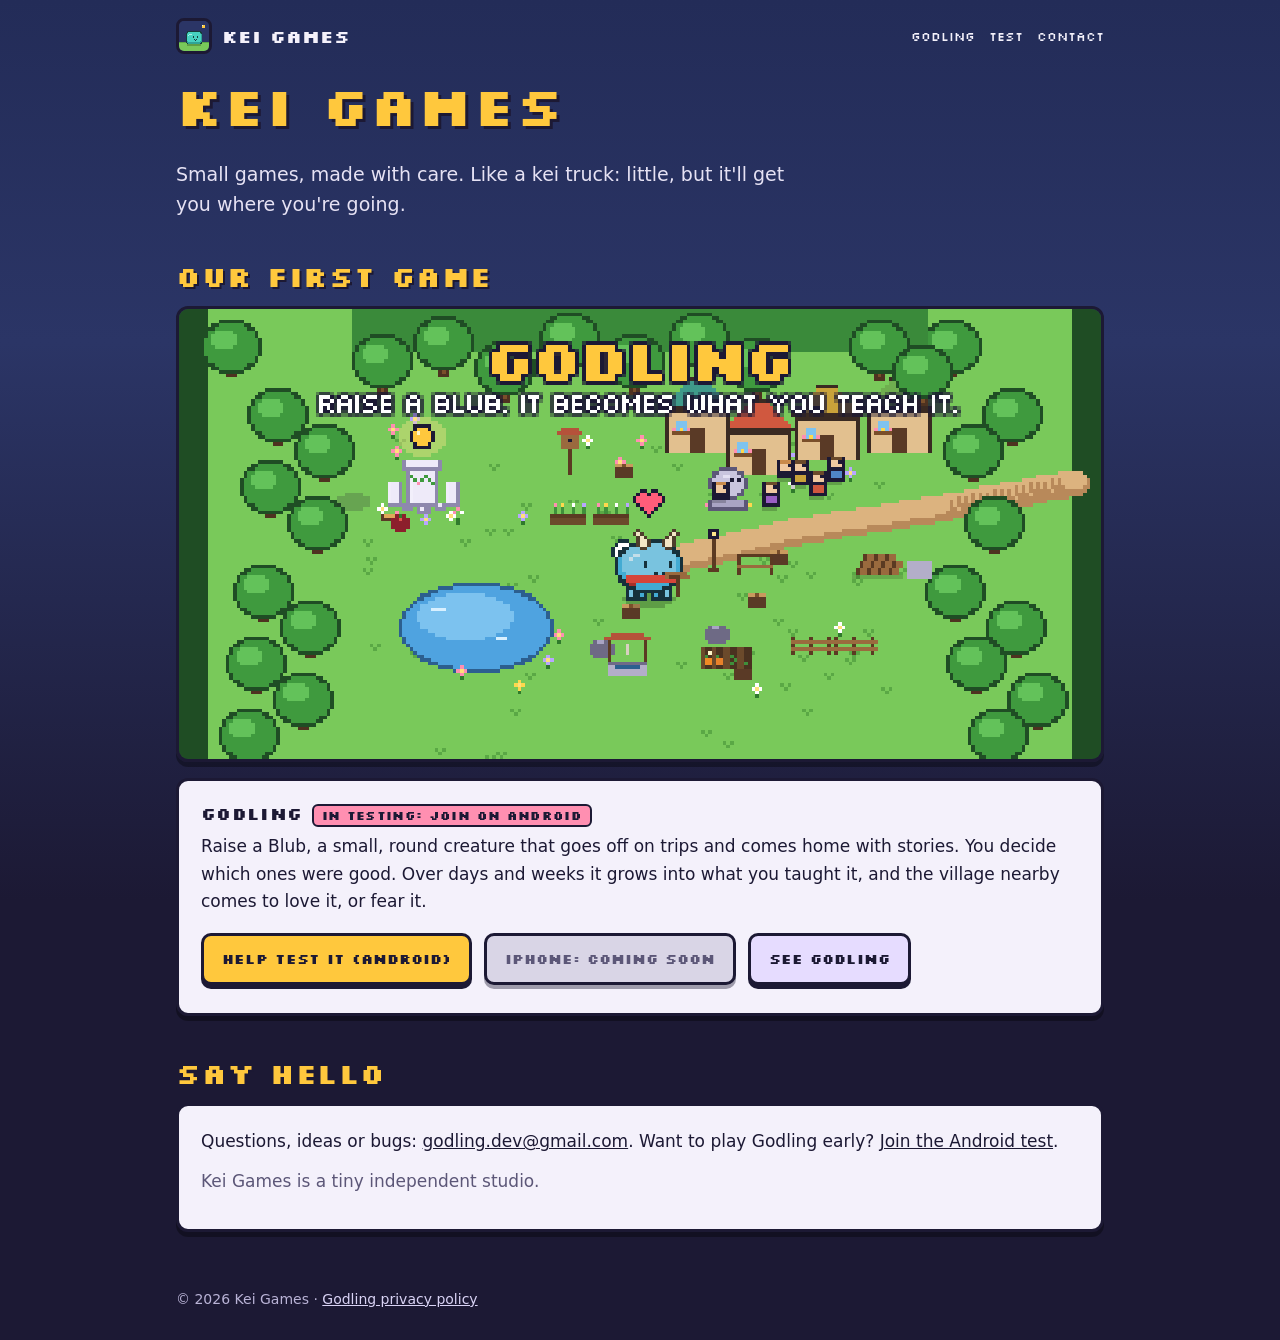
<file: index.html>
<!doctype html>
<html lang="en">
<head>
	<meta charset="utf-8">
	<meta name="viewport" content="width=device-width, initial-scale=1">
	<title>Kei Games</title>
	<meta name="description" content="Kei Games makes small, cozy games. Our first is Godling: raise a Blub, and it becomes what you teach it.">
	<link rel="icon" href="assets/img/favicon.png">
	<link rel="stylesheet" href="assets/site.css">
	<meta property="og:title" content="Kei Games">
	<meta property="og:description" content="Small, cozy games. Our first is Godling.">
	<meta property="og:image" content="https://keigames.github.io/assets/img/godling/feature_graphic.png">
</head>
<body>
	<div class="wrap">
		<header class="top">
			<a class="brand" href="./"><img class="pixel" src="assets/img/godling/app_icon.png" alt=""><span>KEI GAMES</span></a>
			<nav><a href="godling/">Godling</a><a href="godling/test/">Test</a><a href="#contact">Contact</a></nav>
		</header>

		<main>
			<section>
				<h1>Kei Games</h1>
				<p class="lead">Small games, made with care. Like a kei truck: little, but it'll get you where you're going.</p>
			</section>

			<section>
				<h2>Our first game</h2>
				<a href="godling/"><img class="hero-img pixel" src="assets/img/godling/feature_graphic.png" alt="Godling: a little Blub in a pixel-art meadow, with a village, a pond and a shrine." width="1024" height="500"></a>
				<div class="card" style="margin-top:16px">
					<h3>Godling <a href="godling/test/" class="badge" style="text-decoration:none">In testing: join on Android</a></h3>
					<p>Raise a Blub, a small, round creature that goes off on trips and comes home with stories. You decide which ones were good. Over days and weeks it grows into what you taught it, and the village nearby comes to love it, or fear it.</p>
					<div class="buttons">
						<a class="btn" href="godling/test/">Help test it (Android)</a>
						<span class="btn off">iPhone: coming soon</span>
						<a class="btn quiet" href="godling/">See Godling</a>
					</div>
				</div>
			</section>

			<section id="contact">
				<h2>Say hello</h2>
				<div class="card">
					<p>Questions, ideas or bugs: <a href="mailto:godling.dev@gmail.com" style="color:var(--ink)">godling.dev@gmail.com</a>. Want to play Godling early? <a href="godling/test/" style="color:var(--ink)">Join the Android test</a>.</p>
					<p class="muted">Kei Games is a tiny independent studio.</p>
				</div>
			</section>
		</main>

		<footer>
			&copy; 2026 Kei Games &middot; <a href="godling/privacy/">Godling privacy policy</a>
		</footer>
	</div>
</body>
</html>
</file>
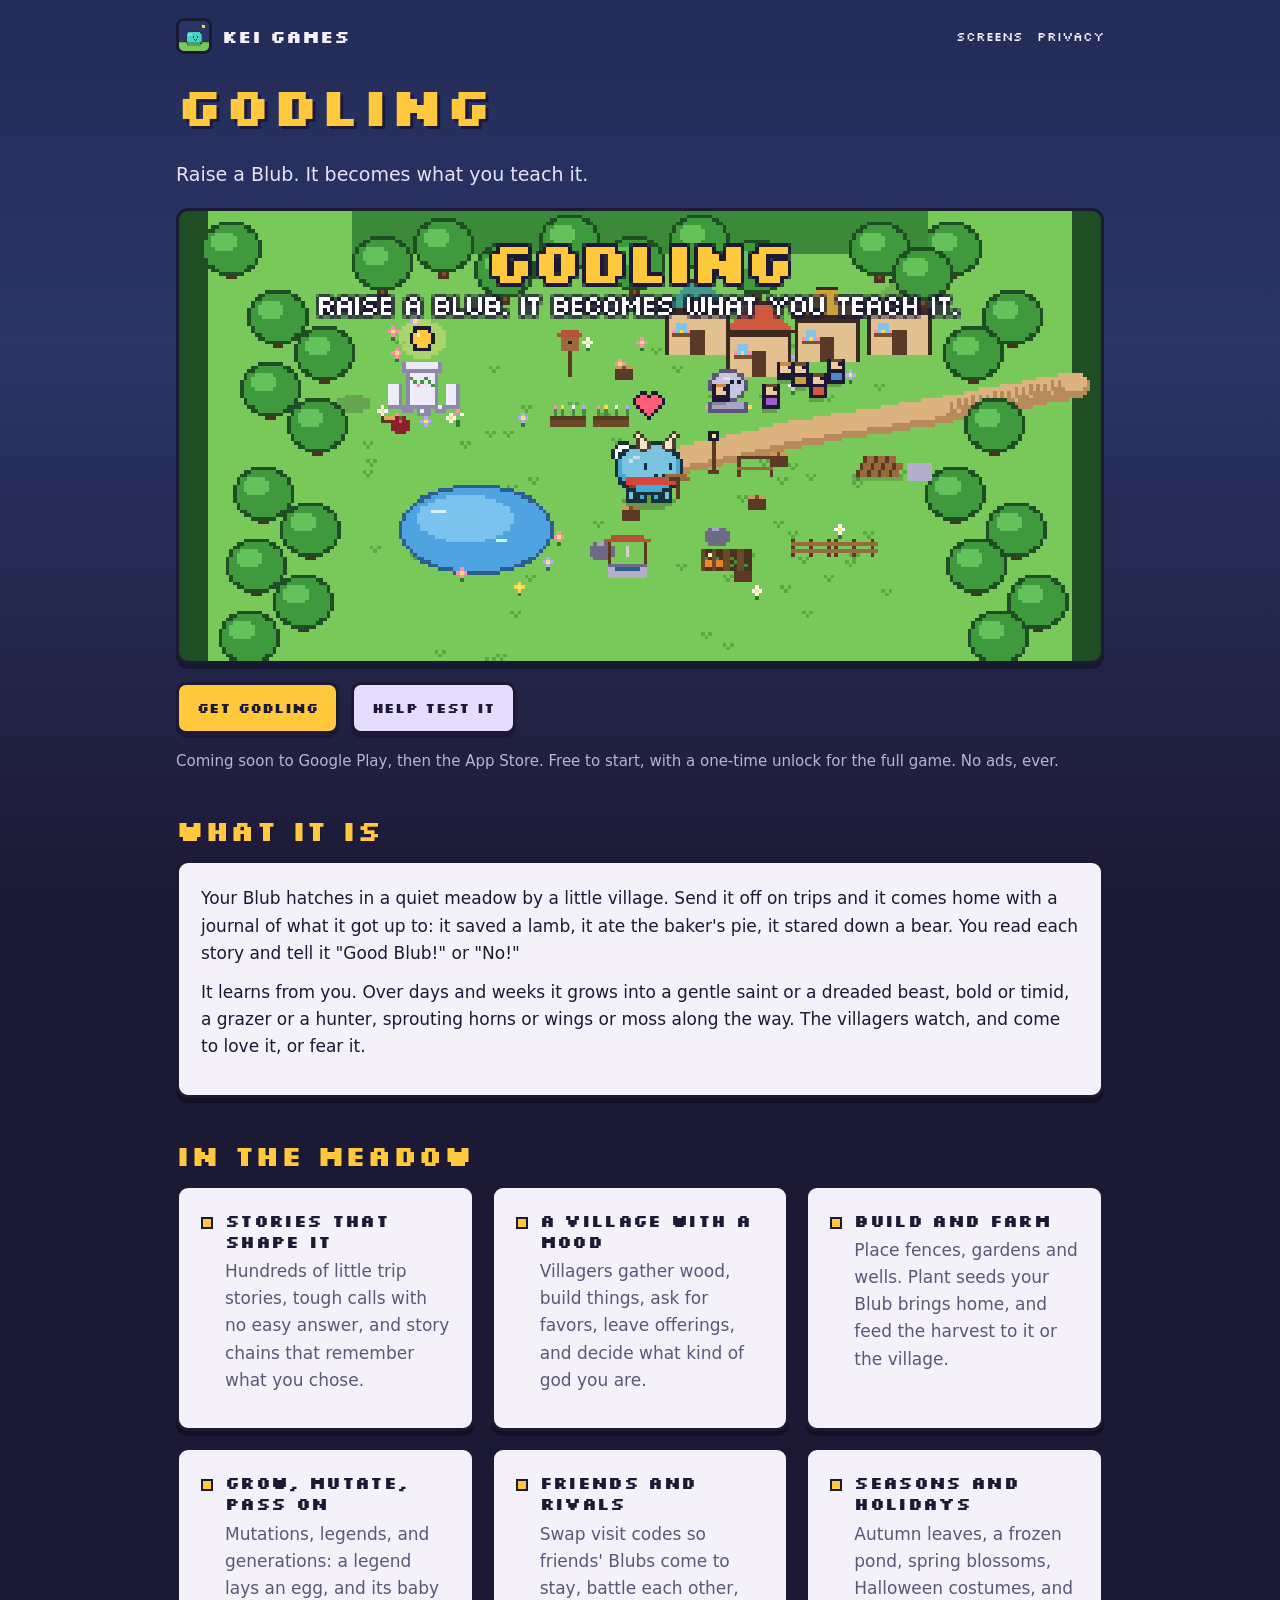
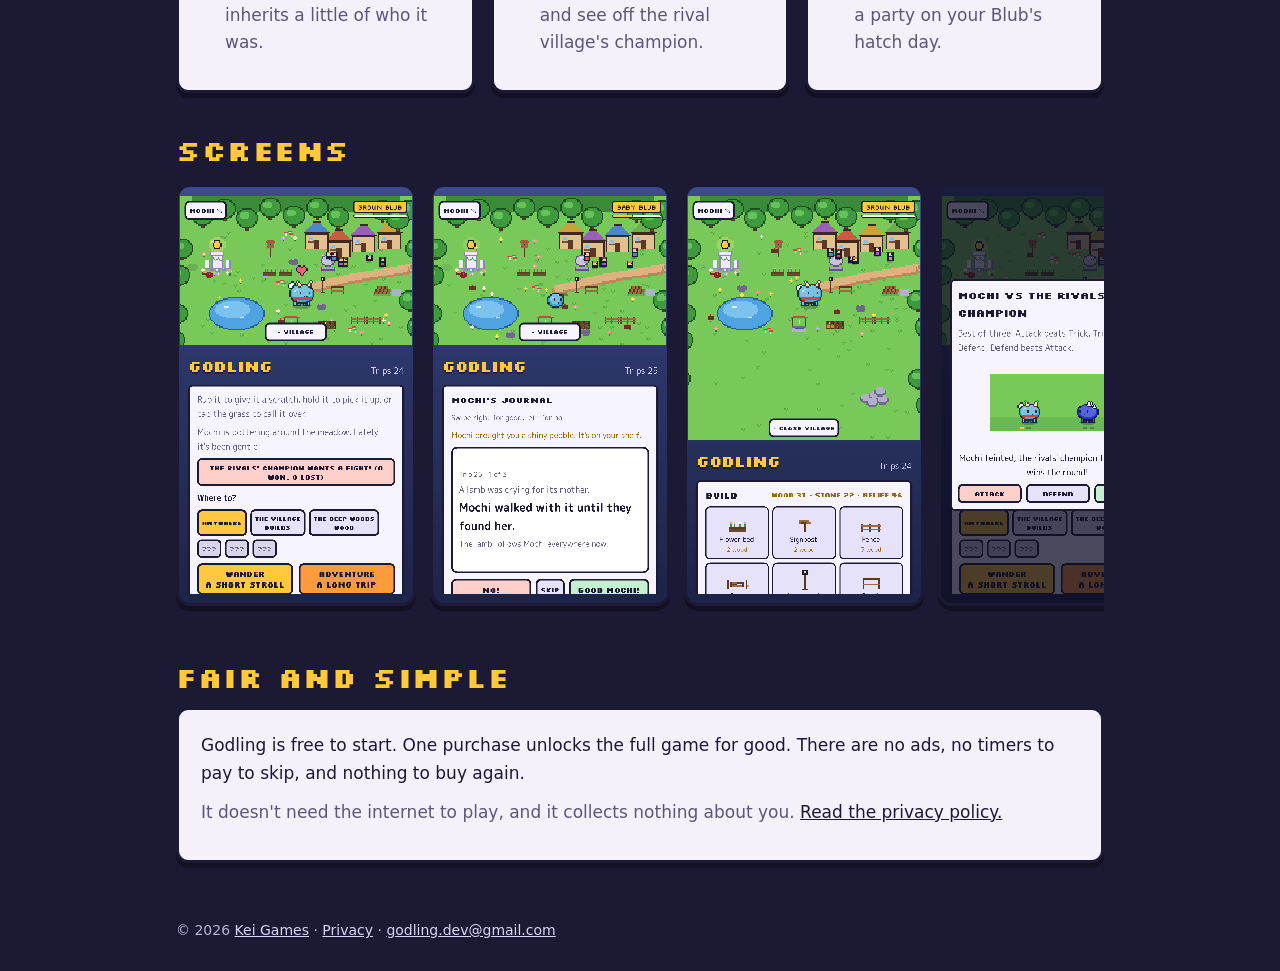
<file: godling/index.html>
<!doctype html>
<html lang="en">
<head>
	<meta charset="utf-8">
	<meta name="viewport" content="width=device-width, initial-scale=1">
	<title>Godling</title>
	<meta name="description" content="Raise a Blub. It becomes what you teach it. A cozy pixel-art creature game with a village that loves you, or fears you. No ads.">
	<link rel="icon" href="../assets/img/favicon.png">
	<link rel="stylesheet" href="../assets/site.css">
	<meta property="og:title" content="Godling">
	<meta property="og:description" content="Raise a Blub. It becomes what you teach it.">
	<meta property="og:image" content="https://keigames.github.io/assets/img/godling/feature_graphic.png">
</head>
<body>
	<div class="wrap">
		<header class="top">
			<a class="brand" href="../"><img class="pixel" src="../assets/img/godling/app_icon.png" alt=""><span>KEI GAMES</span></a>
			<nav><a href="#screens">Screens</a><a href="privacy/">Privacy</a></nav>
		</header>

		<main>
			<section>
				<h1>Godling</h1>
				<p class="lead">Raise a Blub. It becomes what you teach it.</p>
				<img class="hero-img pixel" src="../assets/img/godling/feature_graphic.png" alt="Godling's meadow: a Blub with little horns, a pond, a shrine and a village of tiny houses." width="1024" height="500">
				<div class="buttons">
					<a class="btn" href="get/">Get Godling</a>
					<a class="btn quiet" href="test/">Help test it</a>
				</div>
				<p class="muted" style="color:#b9b3d6;font-size:15px">Coming soon to Google Play, then the App Store. Free to start, with a one-time unlock for the full game. No ads, ever.</p>
			</section>

			<section>
				<h2>What it is</h2>
				<div class="card">
					<p>Your Blub hatches in a quiet meadow by a little village. Send it off on trips and it comes home with a journal of what it got up to: it saved a lamb, it ate the baker's pie, it stared down a bear. You read each story and tell it "Good Blub!" or "No!"</p>
					<p>It learns from you. Over days and weeks it grows into a gentle saint or a dreaded beast, bold or timid, a grazer or a hunter, sprouting horns or wings or moss along the way. The villagers watch, and come to love it, or fear it.</p>
				</div>
			</section>

			<section>
				<h2>In the meadow</h2>
				<div class="grid">
					<div class="card feature"><span class="dot"></span><div><h3>Stories that shape it</h3><p class="muted">Hundreds of little trip stories, tough calls with no easy answer, and story chains that remember what you chose.</p></div></div>
					<div class="card feature"><span class="dot"></span><div><h3>A village with a mood</h3><p class="muted">Villagers gather wood, build things, ask for favors, leave offerings, and decide what kind of god you are.</p></div></div>
					<div class="card feature"><span class="dot"></span><div><h3>Build and farm</h3><p class="muted">Place fences, gardens and wells. Plant seeds your Blub brings home, and feed the harvest to it or the village.</p></div></div>
					<div class="card feature"><span class="dot"></span><div><h3>Grow, mutate, pass on</h3><p class="muted">Mutations, legends, and generations: a legend lays an egg, and its baby inherits a little of who it was.</p></div></div>
					<div class="card feature"><span class="dot"></span><div><h3>Friends and rivals</h3><p class="muted">Swap visit codes so friends' Blubs come to stay, battle each other, and see off the rival village's champion.</p></div></div>
					<div class="card feature"><span class="dot"></span><div><h3>Seasons and holidays</h3><p class="muted">Autumn leaves, a frozen pond, spring blossoms, Halloween costumes, and a party on your Blub's hatch day.</p></div></div>
				</div>
			</section>

			<section id="screens">
				<h2>Screens</h2>
				<div class="shots">
					<img class="pixel" src="../assets/img/godling/1-meadow.png" alt="The meadow, with a grown Blub, the shrine, the pond and the village." width="1080" height="1920" loading="lazy">
					<img class="pixel" src="../assets/img/godling/2-story.png" alt="A trip story: the Blub walked a lost lamb back to its mother. Good Blub, or No?" width="1080" height="1920" loading="lazy">
					<img class="pixel" src="../assets/img/godling/3-village.png" alt="Building in the village: flower beds, signposts and fences." width="1080" height="1920" loading="lazy">
					<img class="pixel" src="../assets/img/godling/4-battle.png" alt="A battle with the rival village's champion: attack, defend or trick." width="1080" height="1920" loading="lazy">
					<img class="pixel" src="../assets/img/godling/5-halloween.png" alt="Halloween in the meadow: autumn trees, jack-o'-lanterns and villagers in costumes." width="1080" height="1920" loading="lazy">
					<img class="pixel" src="../assets/img/godling/6-farm.png" alt="The vegetable patch: pumpkins and carrots ready to pick." width="1080" height="1920" loading="lazy">
				</div>
			</section>

			<section>
				<h2>Fair and simple</h2>
				<div class="card">
					<p>Godling is free to start. One purchase unlocks the full game for good. There are no ads, no timers to pay to skip, and nothing to buy again.</p>
					<p class="muted">It doesn't need the internet to play, and it collects nothing about you. <a href="privacy/" style="color:var(--ink)">Read the privacy policy.</a></p>
				</div>
			</section>
		</main>

		<footer>
			&copy; 2026 <a href="../">Kei Games</a> &middot; <a href="privacy/">Privacy</a> &middot; <a href="mailto:godling.dev@gmail.com">godling.dev@gmail.com</a>
		</footer>
	</div>
</body>
</html>
</file>
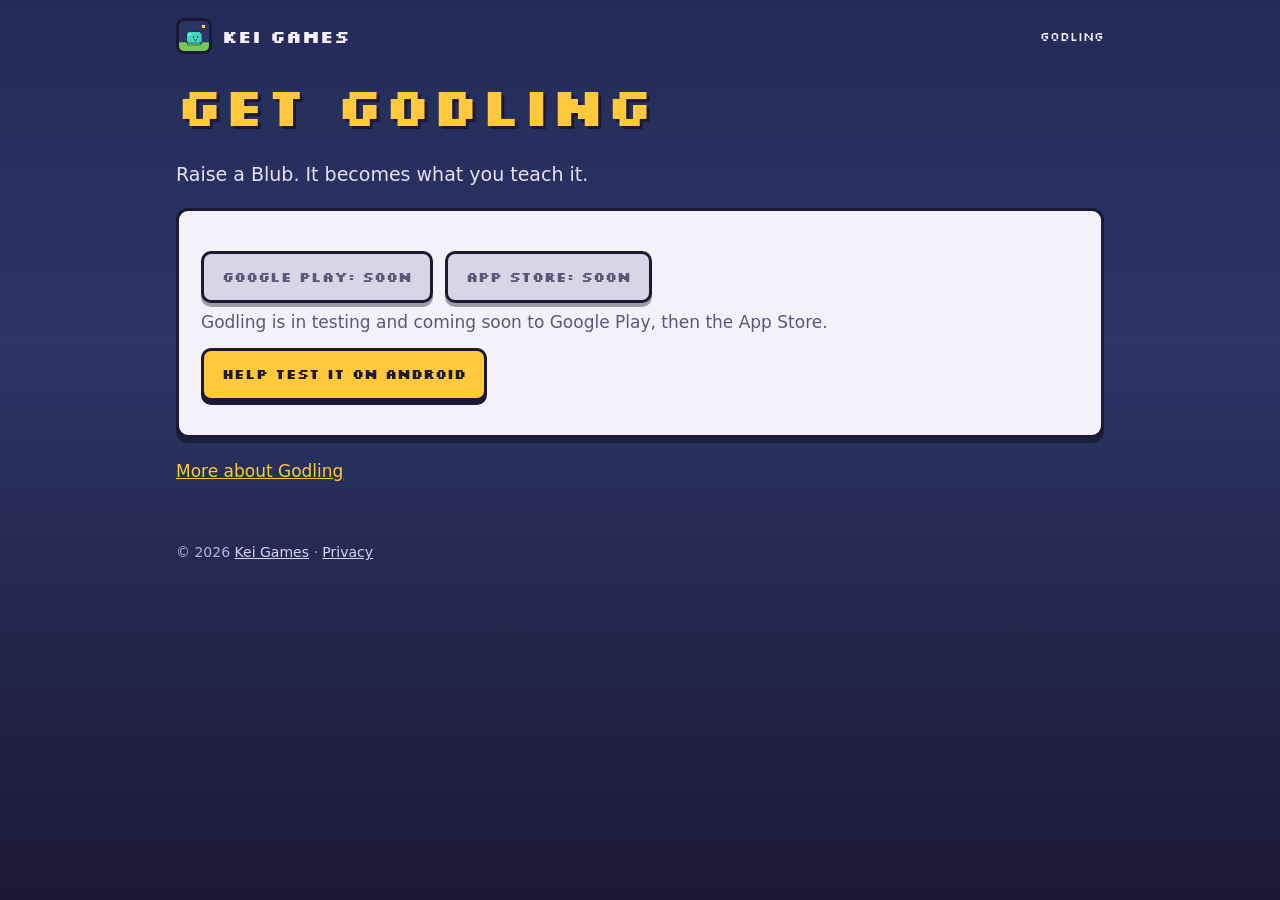
<file: godling/get/index.html>
<!doctype html>
<html lang="en">
<head>
	<meta charset="utf-8">
	<meta name="viewport" content="width=device-width, initial-scale=1">
	<title>Get Godling</title>
	<meta name="description" content="Get Godling for your phone.">
	<link rel="icon" href="../../assets/img/favicon.png">
	<link rel="stylesheet" href="../../assets/site.css">
	<meta property="og:title" content="Get Godling">
	<meta property="og:description" content="Raise a Blub. It becomes what you teach it.">
	<meta property="og:image" content="https://keigames.github.io/assets/img/godling/feature_graphic.png">
	<script>
		// One link for every phone (postcards and shares point here): Android goes to Google Play, iPhone and
		// iPad to the App Store, once each is out. Until then, and on computers, this page shows both.
		var STORES = {
			play: { live: false, url: "https://play.google.com/store/apps/details?id=com.keigames.godling" },
			apple: { live: false, url: "" }
		};
		var ua = navigator.userAgent || "";
		var ios = /iPhone|iPad|iPod/.test(ua) || (navigator.platform === "MacIntel" && navigator.maxTouchPoints > 1);
		var android = /Android/.test(ua);
		if (android && STORES.play.live) location.replace(STORES.play.url);
		else if (ios && STORES.apple.live) location.replace(STORES.apple.url);
	</script>
</head>
<body>
	<div class="wrap">
		<header class="top">
			<a class="brand" href="../../"><img class="pixel" src="../../assets/img/godling/app_icon.png" alt=""><span>KEI GAMES</span></a>
			<nav><a href="../">Godling</a></nav>
		</header>
		<main>
			<h1>Get Godling</h1>
			<p class="lead">Raise a Blub. It becomes what you teach it.</p>
			<div class="card">
				<div class="buttons" id="stores">
					<a class="btn" id="play" href="#">Google Play</a>
					<a class="btn" id="apple" href="#">App Store</a>
				</div>
				<p class="muted" id="note"></p>
				<p id="test-link"><a class="btn" href="../test/">Help test it on Android</a></p>
			</div>
			<p style="margin-top:20px"><a href="../">More about Godling</a></p>
		</main>
		<footer>&copy; 2026 <a href="../../">Kei Games</a> &middot; <a href="../privacy/">Privacy</a></footer>
	</div>
	<script>
		// buttons for whichever stores are out; "coming soon" for the rest
		var notes = [];
		[["play", "Google Play"], ["apple", "the App Store"]].forEach(function (s) {
			var a = document.getElementById(s[0]);
			if (STORES[s[0]].live) { a.href = STORES[s[0]].url; }
			else { a.className = "btn off"; a.textContent = a.textContent + ": soon"; notes.push(s[1]); }
		});
		if (STORES.play.live) document.getElementById("test-link").style.display = "none";  // the test link is for before launch
		document.getElementById("note").textContent = notes.length
			? "Godling is in testing and coming soon to " + notes.join(", then ") + "."
			: "";
	</script>
</body>
</html>
</file>
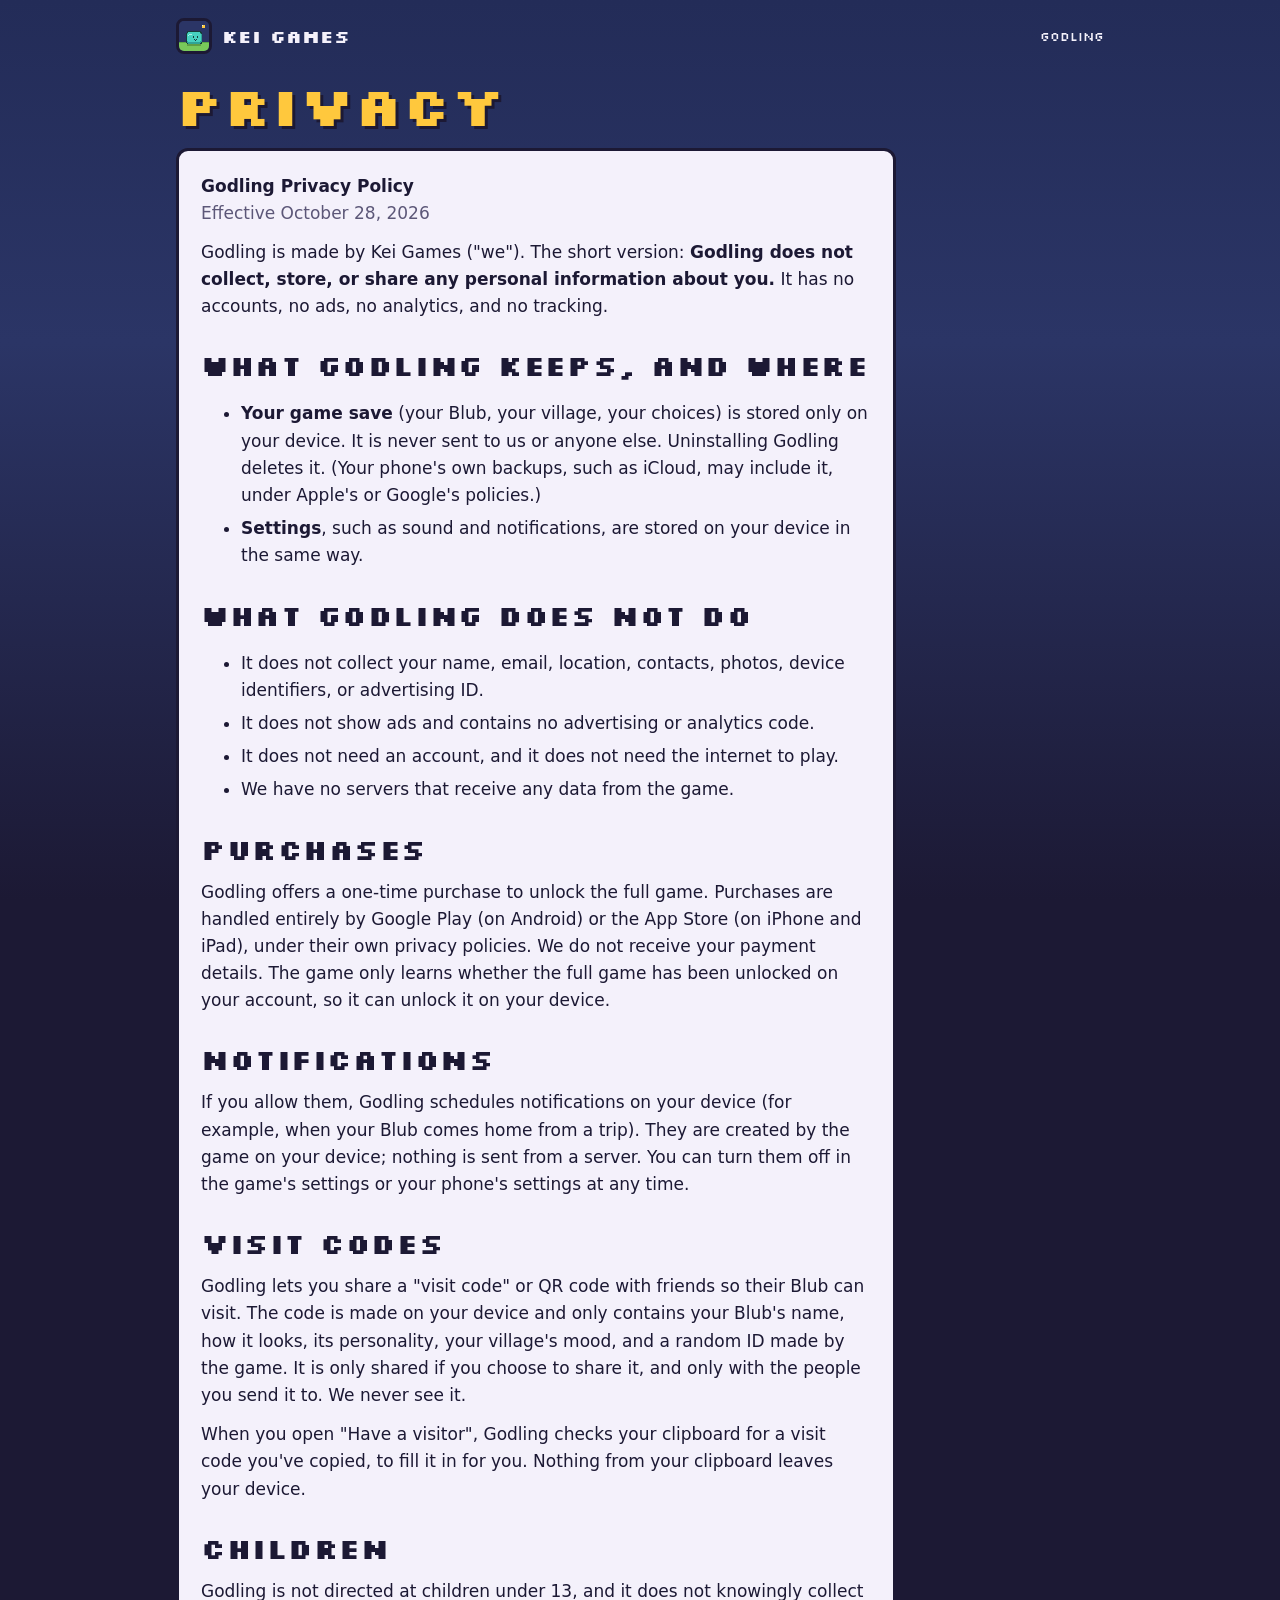
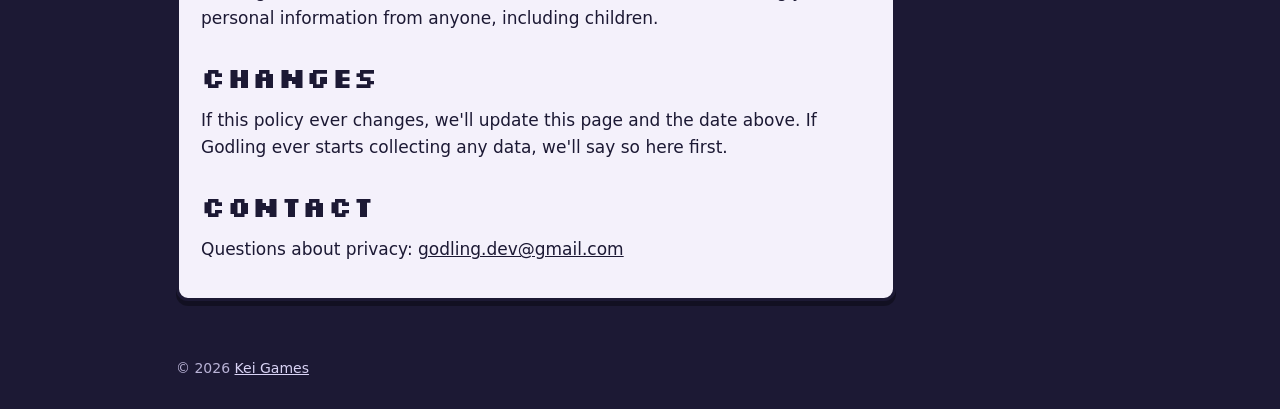
<file: godling/privacy/index.html>
<!doctype html>
<html lang="en">
<head>
	<meta charset="utf-8">
	<meta name="viewport" content="width=device-width, initial-scale=1">
	<title>Godling Privacy Policy</title>
	<meta name="description" content="Godling's privacy policy: it collects no personal data.">
	<link rel="icon" href="../../assets/img/favicon.png">
	<link rel="stylesheet" href="../../assets/site.css">
</head>
<body>
	<div class="wrap">
		<header class="top">
			<a class="brand" href="../../"><img class="pixel" src="../../assets/img/godling/app_icon.png" alt=""><span>KEI GAMES</span></a>
			<nav><a href="../">Godling</a></nav>
		</header>
		<main class="doc">
			<h1>Privacy</h1>
			<div class="card">
				<p><strong>Godling Privacy Policy</strong><br><span class="muted">Effective October 28, 2026</span></p>
				<p>Godling is made by Kei Games ("we"). The short version: <strong>Godling does not collect, store, or share any personal information about you.</strong> It has no accounts, no ads, no analytics, and no tracking.</p>

				<h2>What Godling keeps, and where</h2>
				<ul>
					<li><strong>Your game save</strong> (your Blub, your village, your choices) is stored only on your device. It is never sent to us or anyone else. Uninstalling Godling deletes it. (Your phone's own backups, such as iCloud, may include it, under Apple's or Google's policies.)</li>
					<li><strong>Settings</strong>, such as sound and notifications, are stored on your device in the same way.</li>
				</ul>

				<h2>What Godling does not do</h2>
				<ul>
					<li>It does not collect your name, email, location, contacts, photos, device identifiers, or advertising ID.</li>
					<li>It does not show ads and contains no advertising or analytics code.</li>
					<li>It does not need an account, and it does not need the internet to play.</li>
					<li>We have no servers that receive any data from the game.</li>
				</ul>

				<h2>Purchases</h2>
				<p>Godling offers a one-time purchase to unlock the full game. Purchases are handled entirely by Google Play (on Android) or the App Store (on iPhone and iPad), under their own privacy policies. We do not receive your payment details. The game only learns whether the full game has been unlocked on your account, so it can unlock it on your device.</p>

				<h2>Notifications</h2>
				<p>If you allow them, Godling schedules notifications on your device (for example, when your Blub comes home from a trip). They are created by the game on your device; nothing is sent from a server. You can turn them off in the game's settings or your phone's settings at any time.</p>

				<h2>Visit codes</h2>
				<p>Godling lets you share a "visit code" or QR code with friends so their Blub can visit. The code is made on your device and only contains your Blub's name, how it looks, its personality, your village's mood, and a random ID made by the game. It is only shared if you choose to share it, and only with the people you send it to. We never see it.</p>
				<p>When you open "Have a visitor", Godling checks your clipboard for a visit code you've copied, to fill it in for you. Nothing from your clipboard leaves your device.</p>

				<h2>Children</h2>
				<p>Godling is not directed at children under 13, and it does not knowingly collect personal information from anyone, including children.</p>

				<h2>Changes</h2>
				<p>If this policy ever changes, we'll update this page and the date above. If Godling ever starts collecting any data, we'll say so here first.</p>

				<h2>Contact</h2>
				<p>Questions about privacy: <a href="mailto:godling.dev@gmail.com" style="color:var(--ink)">godling.dev@gmail.com</a></p>
			</div>
		</main>
		<footer>&copy; 2026 <a href="../../">Kei Games</a></footer>
	</div>
</body>
</html>
</file>
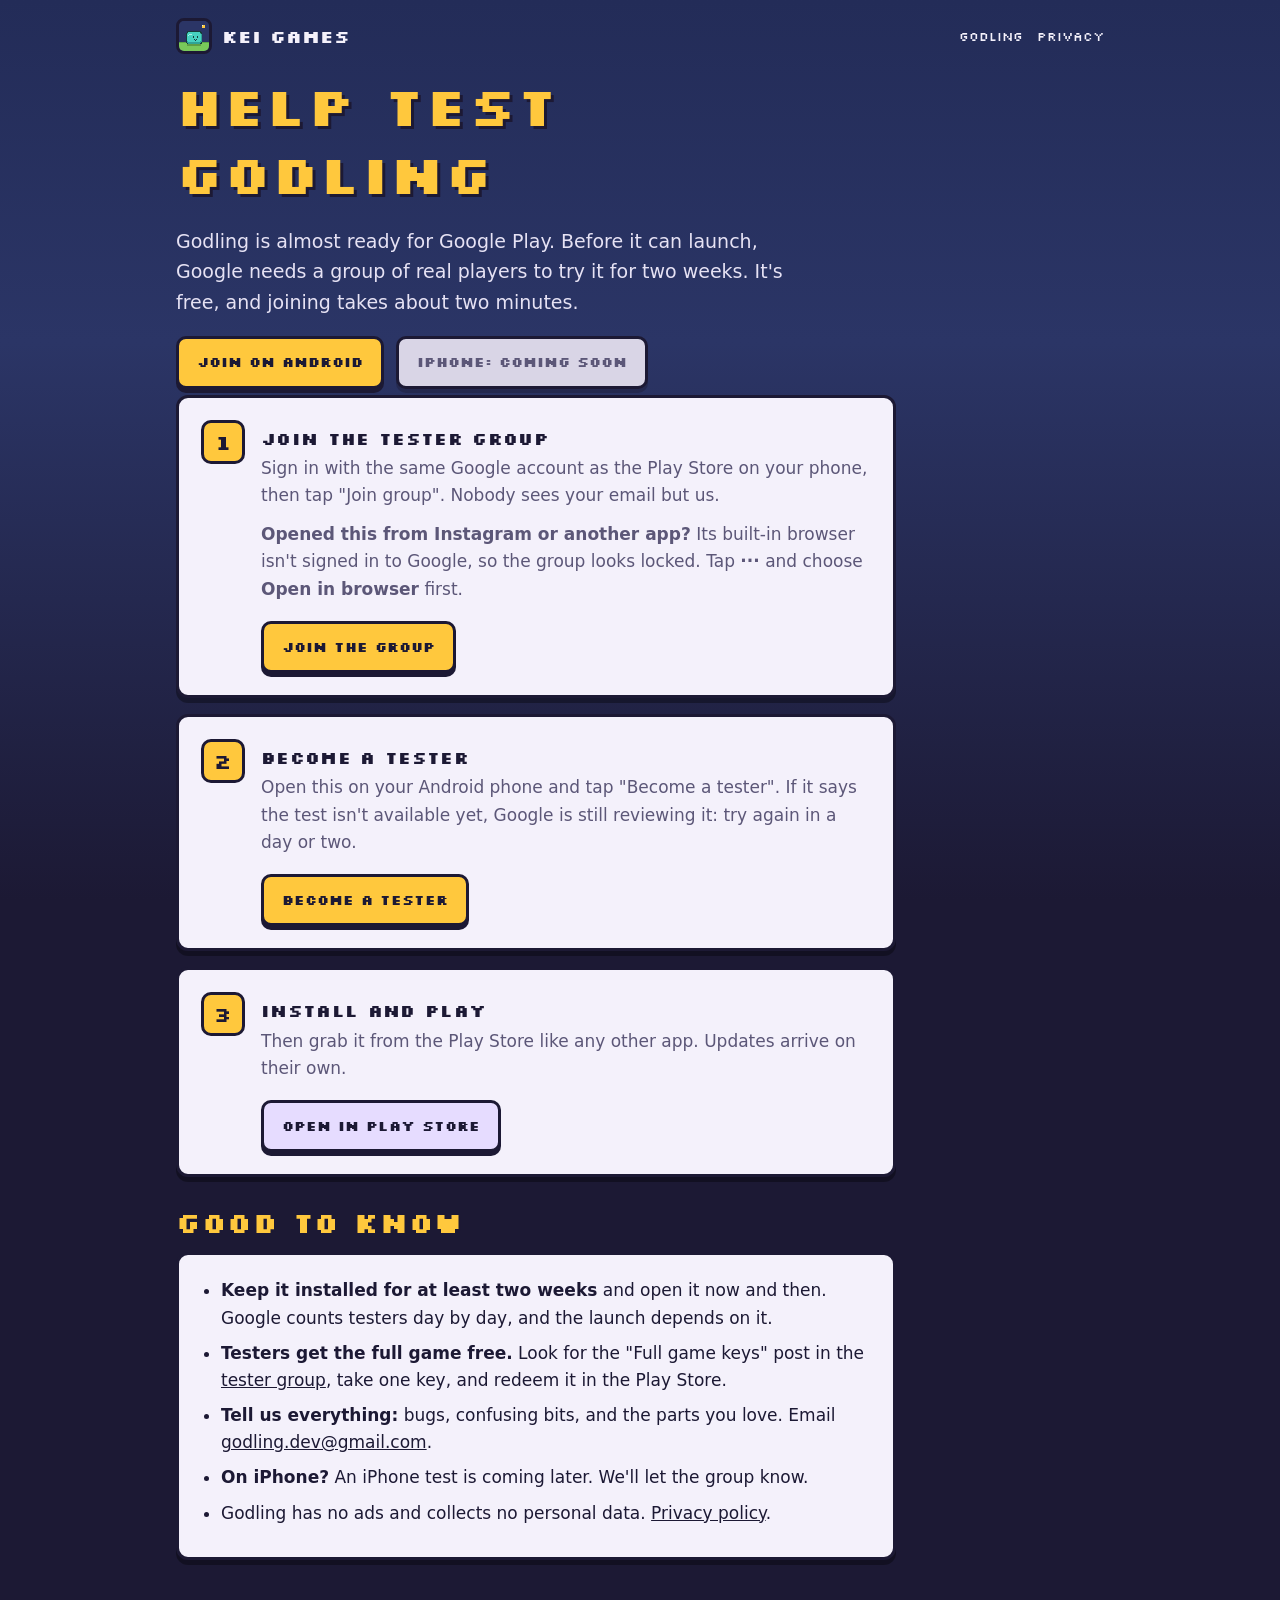
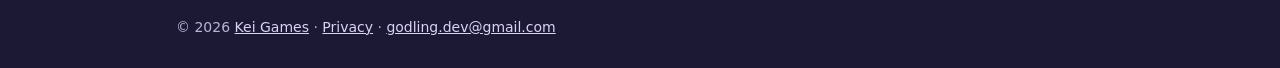
<file: godling/test/index.html>
<!doctype html>
<html lang="en">
<head>
	<meta charset="utf-8">
	<meta name="viewport" content="width=device-width, initial-scale=1">
	<title>Test Godling</title>
	<meta name="description" content="Help test Godling on Android before it launches on Google Play. Free, and about 2 minutes to join.">
	<link rel="icon" href="../../assets/img/favicon.png">
	<link rel="stylesheet" href="../../assets/site.css">
	<meta property="og:title" content="Godling needs testers!">
	<meta property="og:description" content="Help test Godling on Android before it launches. Free, and about 2 minutes to join.">
	<meta property="og:image" content="https://keigames.github.io/assets/img/godling/feature_graphic.png">
	<style>
		.steps { counter-reset: step; display: grid; gap: 16px; }
		.step { display: flex; gap: 16px; align-items: flex-start; }
		.step .num {
			flex: 0 0 44px; height: 44px; display: grid; place-items: center;
			font-family: "Silkscreen", monospace; font-weight: 700; font-size: 20px;
			background: var(--gold); color: var(--ink); border: var(--line) solid var(--ink); border-radius: 10px;
		}
		.step h3 { margin-top: 8px; }
		.step .btn { margin-top: 6px; }
		.card ul { margin: 0; padding-left: 20px; }
		.card li { margin-bottom: 8px; }
	</style>
</head>
<body>
	<div class="wrap">
		<header class="top">
			<a class="brand" href="../../"><img class="pixel" src="../../assets/img/godling/app_icon.png" alt=""><span>KEI GAMES</span></a>
			<nav><a href="../">Godling</a><a href="../privacy/">Privacy</a></nav>
		</header>

		<main class="doc">
			<h1>Help test Godling</h1>
			<p class="lead">Godling is almost ready for Google Play. Before it can launch, Google needs a group of real players to try it for two weeks. It's free, and joining takes about two minutes.</p>
			<div class="buttons">
				<a class="btn" href="#steps">Join on Android</a>
				<span class="btn off">iPhone: coming soon</span>
			</div>

			<div class="steps" id="steps">
				<div class="card step">
					<span class="num">1</span>
					<div>
						<h3>Join the tester group</h3>
						<p class="muted">Sign in with the same Google account as the Play Store on your phone, then tap "Join group". Nobody sees your email but us.</p>
						<p class="muted"><strong>Opened this from Instagram or another app?</strong> Its built-in browser isn't signed in to Google, so the group looks locked. Tap <strong>&middot;&middot;&middot;</strong> and choose <strong>Open in browser</strong> first.</p>
						<a class="btn" href="https://groups.google.com/g/godling-testers">Join the group</a>
					</div>
				</div>
				<div class="card step">
					<span class="num">2</span>
					<div>
						<h3>Become a tester</h3>
						<p class="muted">Open this on your Android phone and tap "Become a tester". If it says the test isn't available yet, Google is still reviewing it: try again in a day or two.</p>
						<a class="btn" href="https://play.google.com/apps/testing/com.keigames.godling">Become a tester</a>
					</div>
				</div>
				<div class="card step">
					<span class="num">3</span>
					<div>
						<h3>Install and play</h3>
						<p class="muted">Then grab it from the Play Store like any other app. Updates arrive on their own.</p>
						<a class="btn quiet" href="https://play.google.com/store/apps/details?id=com.keigames.godling">Open in Play Store</a>
					</div>
				</div>
			</div>

			<h2>Good to know</h2>
			<div class="card">
				<ul>
					<li><strong>Keep it installed for at least two weeks</strong> and open it now and then. Google counts testers day by day, and the launch depends on it.</li>
					<li><strong>Testers get the full game free.</strong> Look for the "Full game keys" post in the <a href="https://groups.google.com/g/godling-testers" style="color:var(--ink)">tester group</a>, take one key, and redeem it in the Play Store.</li>
					<li><strong>Tell us everything:</strong> bugs, confusing bits, and the parts you love. Email <a href="mailto:godling.dev@gmail.com" style="color:var(--ink)">godling.dev@gmail.com</a>.</li>
					<li><strong>On iPhone?</strong> An iPhone test is coming later. We'll let the group know.</li>
					<li>Godling has no ads and collects no personal data. <a href="../privacy/" style="color:var(--ink)">Privacy policy</a>.</li>
				</ul>
			</div>
		</main>

		<footer>
			&copy; 2026 <a href="../../">Kei Games</a> &middot; <a href="../privacy/">Privacy</a> &middot; <a href="mailto:godling.dev@gmail.com">godling.dev@gmail.com</a>
		</footer>
	</div>
</body>
</html>
</file>
<file: assets/site.css>
/* Kei Games: the same dusk palette and pixel headings as Godling. No fonts or scripts from anywhere else. */
@font-face {
	font-family: "Silkscreen";
	src: url("fonts/Silkscreen-Regular.ttf") format("truetype");
	font-weight: 400;
	font-display: swap;
}
@font-face {
	font-family: "Silkscreen";
	src: url("fonts/Silkscreen-Bold.ttf") format("truetype");
	font-weight: 700;
	font-display: swap;
}

:root {
	--night: #1c1934;
	--dusk: #2b3566;
	--dusk-2: #232c58;
	--card: #f4f1fb;
	--ink: #1c1934;
	--muted: #5c5778;
	--gold: #ffc83d;
	--gold-dark: #b8860b;
	--grass: #79c95a;
	--pink: #ff8fb1;
	--line: 3px;
}

* { box-sizing: border-box; }

html { background: var(--night); }

body {
	margin: 0;
	min-height: 100vh;  /* short pages still get the whole dusk sky */
	color: var(--card);
	background: linear-gradient(180deg, var(--dusk-2) 0%, var(--dusk) 38%, var(--night) 100%) fixed;
	font-family: ui-rounded, "SF Pro Rounded", "Nunito", system-ui, -apple-system, "Segoe UI", sans-serif;
	font-size: 17px;
	line-height: 1.6;
	-webkit-font-smoothing: antialiased;
}

img.pixel { image-rendering: pixelated; image-rendering: crisp-edges; }

.wrap { max-width: 960px; margin: 0 auto; padding: 0 16px; }

h1, h2, h3, .pixel-text {
	font-family: "Silkscreen", ui-monospace, monospace;
	font-weight: 700;
	letter-spacing: 0.02em;
	line-height: 1.25;
}
h1 { font-size: clamp(30px, 7vw, 54px); color: var(--gold); text-shadow: 3px 3px 0 var(--ink); margin: 0 0 8px; }
h2 { font-size: clamp(20px, 4.5vw, 28px); color: var(--gold); text-shadow: 2px 2px 0 var(--ink); margin: 40px 0 12px; }
h3 { font-size: 17px; margin: 0 0 6px; }

a { color: var(--gold); }
a:hover { color: #ffe58a; }

/* top bar */
.top { display: flex; align-items: center; justify-content: space-between; gap: 12px; padding: 18px 0; }
.brand { display: flex; align-items: center; gap: 10px; text-decoration: none; color: var(--card); }
.brand img { width: 36px; height: 36px; border: var(--line) solid var(--ink); border-radius: 8px; }
.brand span { font-family: "Silkscreen", monospace; font-weight: 700; font-size: 18px; color: var(--card); }
.top nav a { font-family: "Silkscreen", monospace; font-size: 13px; text-decoration: none; color: var(--card); margin-left: 14px; }
.top nav a:hover { color: var(--gold); }

/* cards, like the game's panels */
.card {
	background: var(--card);
	color: var(--ink);
	border: var(--line) solid var(--ink);
	border-radius: 12px;
	box-shadow: 0 5px 0 rgba(0, 0, 0, 0.35);
	padding: 22px;
}
.card h2, .card h3 { color: var(--ink); text-shadow: none; }
.card p { margin: 0 0 12px; }
.card .muted { color: var(--muted); }

.hero-img { display: block; width: 100%; height: auto; border: var(--line) solid var(--ink); border-radius: 12px; box-shadow: 0 5px 0 rgba(0, 0, 0, 0.35); }

.lead { font-size: 19px; color: #e6e2f4; max-width: 640px; }

/* buttons, like the game's */
.buttons { display: flex; flex-wrap: wrap; gap: 12px; margin: 18px 0 6px; }
.btn {
	display: inline-block;
	font-family: "Silkscreen", monospace;
	font-weight: 700;
	font-size: 14px;
	text-decoration: none;
	color: var(--ink);
	background: var(--gold);
	border: var(--line) solid var(--ink);
	border-radius: 10px;
	padding: 12px 18px;
	box-shadow: 0 4px 0 var(--ink);
}
.btn:hover { color: var(--ink); transform: translateY(1px); box-shadow: 0 3px 0 var(--ink); }
.btn.quiet { background: #e6dcff; }
.btn.off { background: #d9d5e6; color: var(--muted); pointer-events: none; box-shadow: 0 4px 0 rgba(28, 25, 52, 0.4); }

.grid { display: grid; grid-template-columns: repeat(auto-fit, minmax(240px, 1fr)); gap: 16px; }

.feature { display: flex; gap: 12px; align-items: flex-start; }
.feature .dot { flex: 0 0 12px; width: 12px; height: 12px; margin-top: 7px; background: var(--gold); border: 2px solid var(--ink); }

/* screenshots: a row you can swipe through */
.shots { display: flex; gap: 14px; overflow-x: auto; padding: 4px 2px 14px; scroll-snap-type: x mandatory; }
.shots img {
	flex: 0 0 auto;
	width: min(62vw, 240px);
	height: auto;
	border: var(--line) solid var(--ink);
	border-radius: 14px;
	scroll-snap-align: start;
	box-shadow: 0 5px 0 rgba(0, 0, 0, 0.35);
}

.badge { display: inline-block; font-family: "Silkscreen", monospace; font-size: 12px; background: var(--pink); color: var(--ink); border: 2px solid var(--ink); border-radius: 6px; padding: 2px 8px; }

footer { margin: 56px 0 30px; color: #b9b3d6; font-size: 14px; }
footer a { color: #d9d3f5; }

/* the privacy policy and other long reading */
.doc { max-width: 720px; }
.doc h2 { margin-top: 28px; }
.doc li { margin-bottom: 6px; }

@media (max-width: 520px) {
	.top nav a { margin-left: 10px; font-size: 12px; }
	.card { padding: 16px; }
	body { font-size: 16px; }
}
</file>
